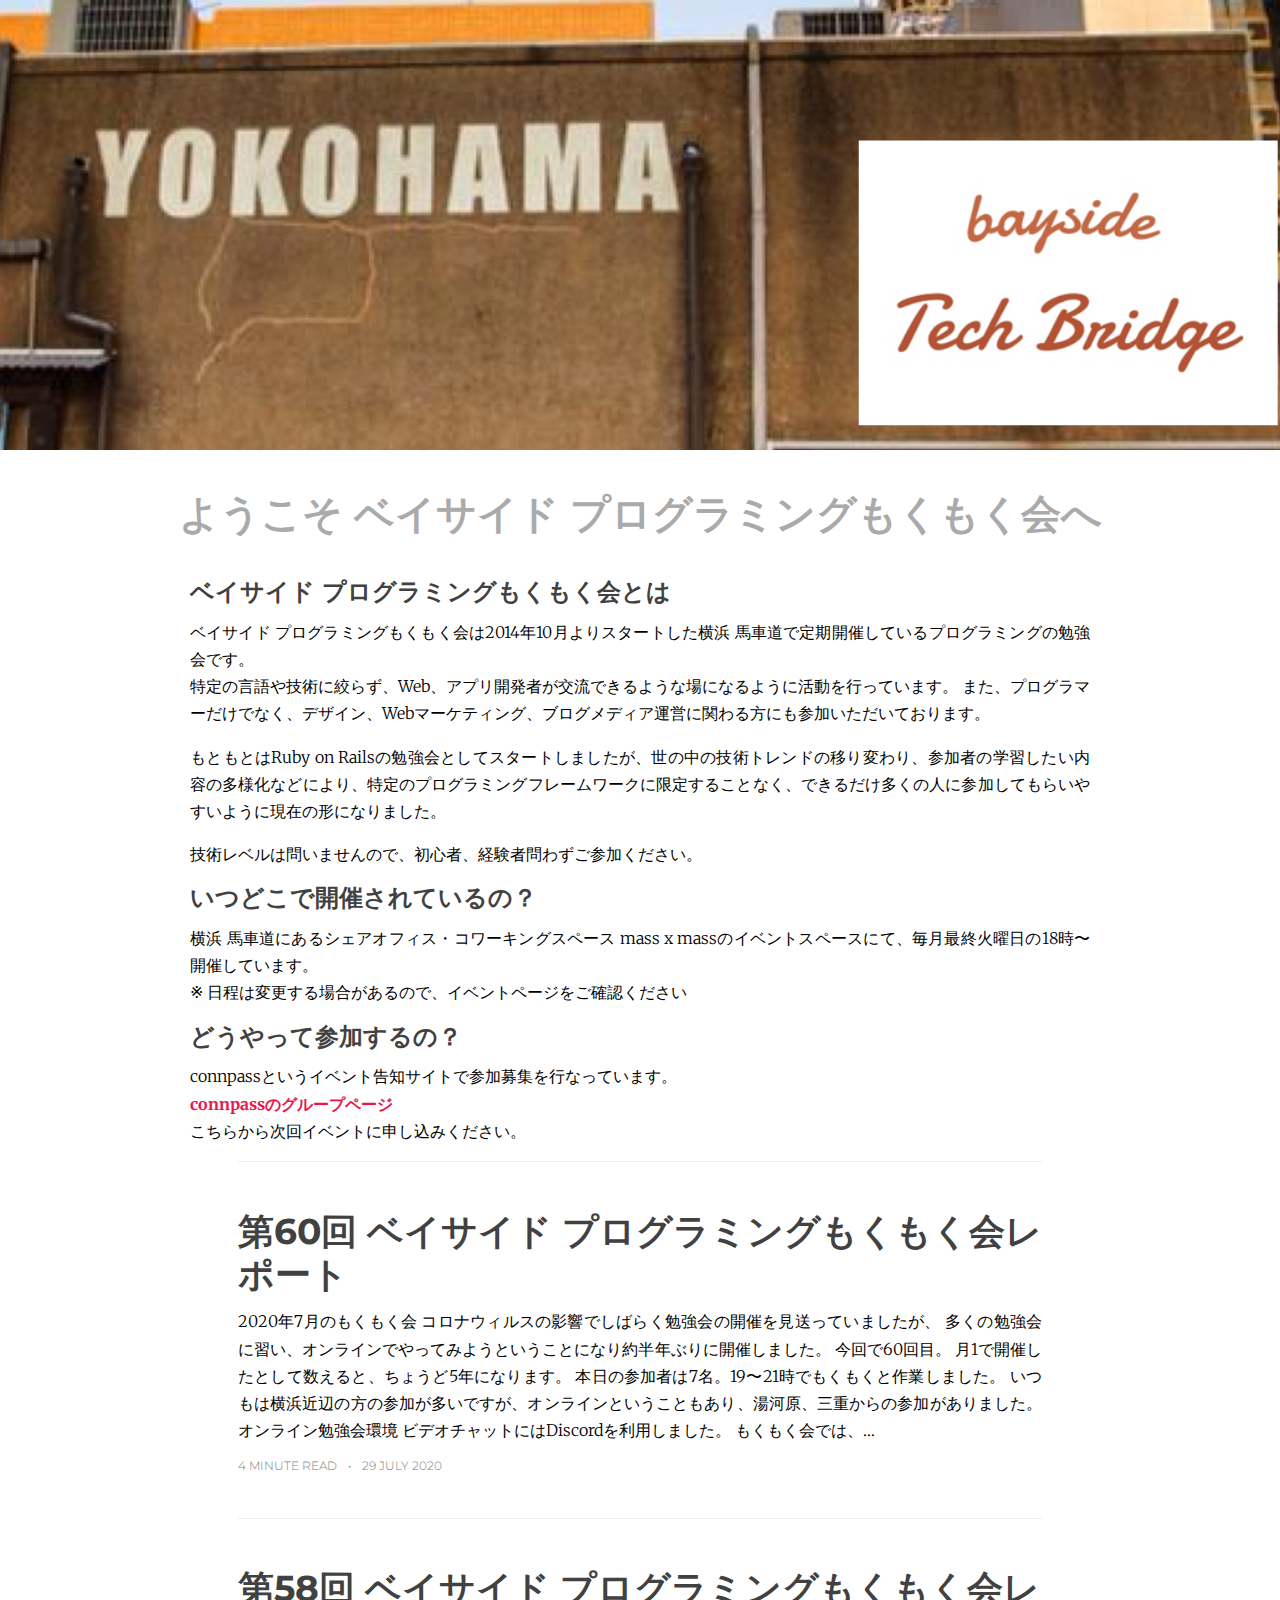
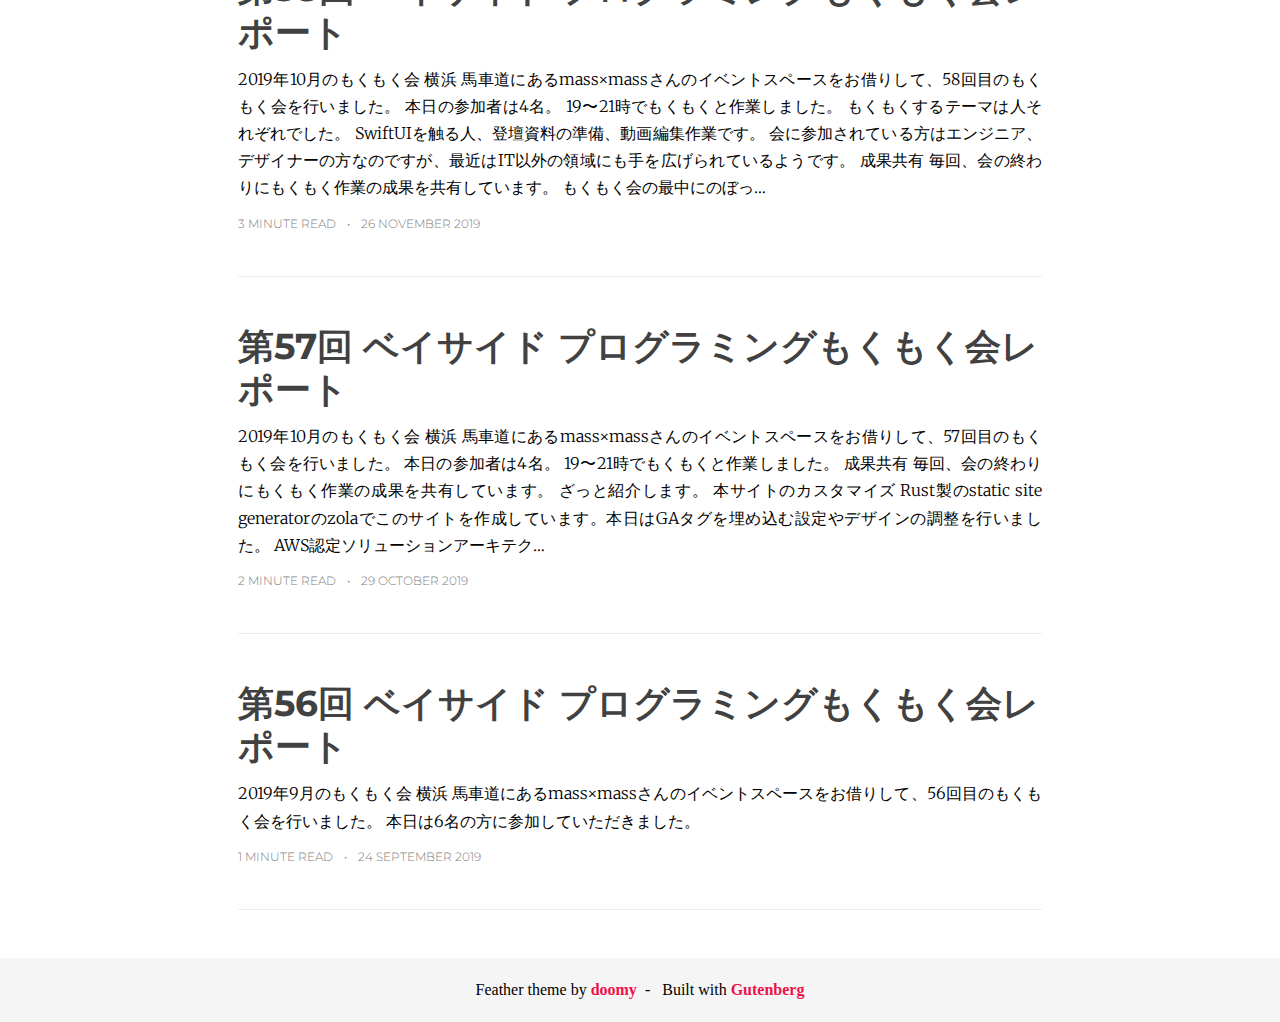
<file: index.html>
<!DOCTYPE html>
<html lang="en">
    <head>
      <meta http-equiv="X-UA-Compatible" content="IE=edge">
      <meta http-equiv="content-type" content="text/html; charset=utf-8">

      <!-- Enable responsiveness on mobile devices-->
      <meta name="viewport" content="width=device-width, initial-scale=1.0, maximum-scale=1">
      
      
        <meta name="title" content="ベイサイド プログラミングもくもく会">
        <title>ベイサイド プログラミングもくもく会</title>
      
      <meta name="description" content="ベイサイド　プログラミングもくもく会は横浜 馬車道で定期開催しているWeb, アプリ開発の勉強会です">
      <meta property="og:site_name" content="ベイサイド プロブラミングもくもく会"">
      <meta property="og:description" content="ベイサイド　プログラミングもくもく会は横浜 馬車道で定期開催しているWeb, アプリ開発の勉強会です">
      <meta property="og:image" content="https://bayside-tb.github.io/header.jpg">
      <meta property="og:url" content="https://bayside-tb.github.io">
      <meta property="og:title" content="横浜のプログラミング勉強会 | ベイサイド　プロブラミングもくもく会">
      <meta property="og:type" content="website" data-vmid="og:type" data-vue-meta="true">

      <!-- css -->
      <link rel="stylesheet" href="/reset.css">
      <link rel="stylesheet" href="/feather.css">
      <link rel="stylesheet" href="https:&#x2F;&#x2F;bayside-tb.github.io&#x2F;main.css">

      <!-- fonts -->
      <link href="https://fonts.googleapis.com/css?family=Merriweather:300,400|Montserrat:400,700" rel="stylesheet">

      <!-- js -->
      <script src='/js/images.js'></script>
      <script src='/js/main.js'></script>
      <script src="https://identity.netlify.com/v1/netlify-identity-widget.js"></script>

      
        <script async src='https://www.googletagmanager.com/gtag/js?id=UA-149862859-2'></script>
<script>
  window.dataLayer = window.dataLayer || [];
  function gtag(){dataLayer.push(arguments);}
  gtag('js', new Date());

  gtag('config', 'UA-149862859-2');
</script>

      

      

      
      
    </head>

    <body>

    <a href="/">
      <div class='header-image' style='background-image: url(&#x2F;header.png);'></div>
    </a>

    
  <div class='catch-container'>
    <h1 class='top-title'>ようこそ ベイサイド プログラミングもくもく会へ</h1>
  </div>

  <div class="top-content">
  <!-- <h2 class="top-title">ベイサイド プログラミングもくもく会</h2> -->

  <h4 id="beisaido-puroguramingumokumokuhui-toha">ベイサイド プログラミングもくもく会とは</h4>
<p>ベイサイド プログラミングもくもく会は2014年10月よりスタートした横浜 馬車道で定期開催しているプログラミングの勉強会です。<br />
特定の言語や技術に絞らず、Web、アプリ開発者が交流できるような場になるように活動を行っています。
また、プログラマーだけでなく、デザイン、Webマーケティング、ブログメディア運営に関わる方にも参加いただいております。</p>
<p>もともとはRuby on Railsの勉強会としてスタートしましたが、世の中の技術トレンドの移り変わり、参加者の学習したい内容の多様化などにより、特定のプログラミングフレームワークに限定することなく、できるだけ多くの人に参加してもらいやすいように現在の形になりました。</p>
<p>技術レベルは問いませんので、初心者、経験者問わずご参加ください。</p>
<h4 id="itudokodekai-cui-sareteiruno">いつどこで開催されているの？</h4>
<p>横浜 馬車道にあるシェアオフィス・コワーキングスペース mass x massのイベントスペースにて、毎月最終火曜日の18時〜開催しています。<br />
※ 日程は変更する場合があるので、イベントページをご確認ください</p>
<h4 id="douyatutecan-jia-suruno">どうやって参加するの？</h4>
<p>connpassというイベント告知サイトで参加募集を行なっています。<br />
<a href="https://bayside-tech-bridge.connpass.com/">connpassのグループページ</a><br />
こちらから次回イベントに申し込みください。</p>
<hr />

  </div>
</div>


    
    <div class="container">
      <div class="posts">
        
            <section>
              <a class='header-link' href="event-60th&#x2F;">
                <h3 class="title"> 第60回 ベイサイド プログラミングもくもく会レポート </h3>
              </a>
              <p>
                2020年7月のもくもく会
コロナウィルスの影響でしばらく勉強会の開催を見送っていましたが、
多くの勉強会に習い、オンラインでやってみようということになり約半年ぶりに開催しました。
今回で60回目。
月1で開催したとして数えると、ちょうど5年になります。
本日の参加者は7名。19〜21時でもくもくと作業しました。
いつもは横浜近辺の方の参加が多いですが、オンラインということもあり、湯河原、三重からの参加がありました。
オンライン勉強会環境
ビデオチャットにはDiscordを利用しました。
もくもく会では、…
              </p>

              <!-- TODO: modularize this so we don't repeat ourselves -->
              <div class='info'>
                <span>4 minute read</span>
                
                  <span class='divider'/>
                  <span>29 July 2020</span>
                
                
              </div>
            </section>
          <hr/>
        
            <section>
              <a class='header-link' href="event-58th&#x2F;">
                <h3 class="title"> 第58回 ベイサイド プログラミングもくもく会レポート </h3>
              </a>
              <p>
                
2019年10月のもくもく会
横浜 馬車道にあるmass×massさんのイベントスペースをお借りして、58回目のもくもく会を行いました。
本日の参加者は4名。
19〜21時でもくもくと作業しました。


もくもくするテーマは人それぞれでした。
SwiftUIを触る人、登壇資料の準備、動画編集作業です。
会に参加されている方はエンジニア、デザイナーの方なのですが、最近はIT以外の領域にも手を広げられているようです。
成果共有
毎回、会の終わりにもくもく作業の成果を共有しています。
もくもく会の最中にのぼっ…
              </p>

              <!-- TODO: modularize this so we don't repeat ourselves -->
              <div class='info'>
                <span>3 minute read</span>
                
                  <span class='divider'/>
                  <span>26 November 2019</span>
                
                
              </div>
            </section>
          <hr/>
        
            <section>
              <a class='header-link' href="event-57th&#x2F;">
                <h3 class="title"> 第57回 ベイサイド プログラミングもくもく会レポート </h3>
              </a>
              <p>
                
2019年10月のもくもく会
横浜 馬車道にあるmass×massさんのイベントスペースをお借りして、57回目のもくもく会を行いました。
本日の参加者は4名。
19〜21時でもくもくと作業しました。

成果共有
毎回、会の終わりにもくもく作業の成果を共有しています。
ざっと紹介します。


本サイトのカスタマイズ
Rust製のstatic site generatorのzolaでこのサイトを作成しています。本日はGAタグを埋め込む設定やデザインの調整を行いました。


AWS認定ソリューションアーキテク…
              </p>

              <!-- TODO: modularize this so we don't repeat ourselves -->
              <div class='info'>
                <span>2 minute read</span>
                
                  <span class='divider'/>
                  <span>29 October 2019</span>
                
                
              </div>
            </section>
          <hr/>
        
            <section>
              <a class='header-link' href="event-56th&#x2F;">
                <h3 class="title"> 第56回 ベイサイド プログラミングもくもく会レポート </h3>
              </a>
              <p>
                2019年9月のもくもく会
横浜 馬車道にあるmass×massさんのイベントスペースをお借りして、56回目のもくもく会を行いました。
本日は6名の方に参加していただきました。

              </p>

              <!-- TODO: modularize this so we don't repeat ourselves -->
              <div class='info'>
                <span>1 minute read</span>
                
                  <span class='divider'/>
                  <span>24 September 2019</span>
                
                
              </div>
            </section>
          <hr/>
        
      </div>
    </div>
    

    <footer>
      Feather theme by <a href="https://github.com/piedoom/feather">doomy</a>&nbsp;&nbsp;-&nbsp;&nbsp; Built with <a href="https://github.com/Keats/gutenberg">Gutenberg</a>
      
    </footer>

    </body>

</html>
</file>
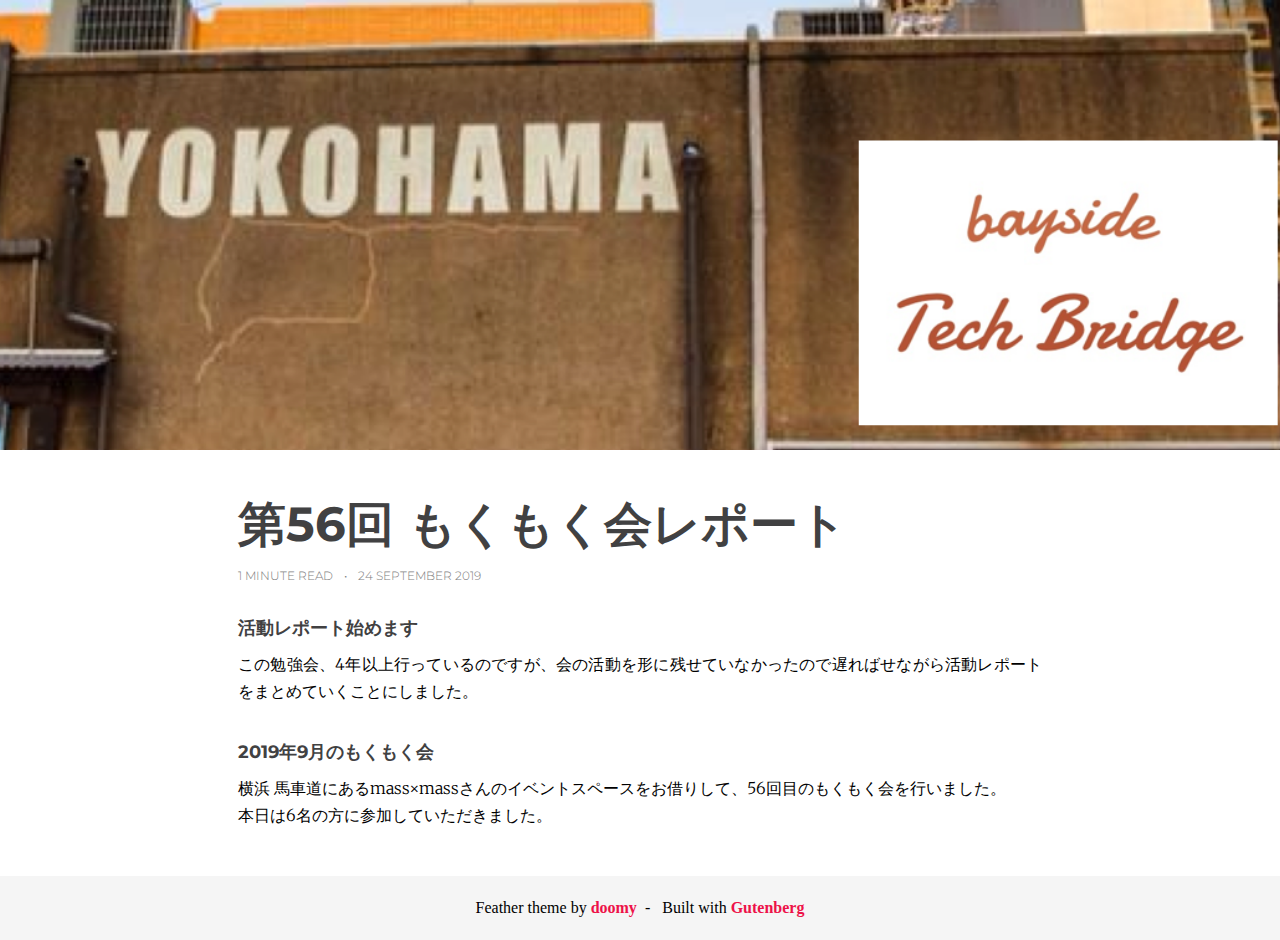
<file: event-56th/index.html>
<!DOCTYPE html>
<html lang="en">
    <head>
      <meta http-equiv="X-UA-Compatible" content="IE=edge">
      <meta http-equiv="content-type" content="text/html; charset=utf-8">

      <!-- Enable responsiveness on mobile devices-->
      <meta name="viewport" content="width=device-width, initial-scale=1.0, maximum-scale=1">
      
        <meta name="title" content="第56回 もくもく会レポート">
        <title>第56回 もくもく会レポート</title>
      
      
      <meta name="description" content="ベイサイド　プログラミングもくもく会は横浜 馬車道で定期開催しているWeb, アプリ開発の勉強会です">
      <meta property="og:site_name" content="ベイサイド プロブラミングもくもく会"">
      <meta property="og:description" content="ベイサイド　プログラミングもくもく会は横浜 馬車道で定期開催しているWeb, アプリ開発の勉強会です">
      <meta property="og:image" content="https://bayside-tb.github.io/header.jpg">
      <meta property="og:url" content="https://bayside-tb.github.io">
      <meta property="og:title" content="横浜のプログラミング勉強会 | ベイサイド　プロブラミングもくもく会">
      <meta property="og:type" content="website" data-vmid="og:type" data-vue-meta="true">

      <!-- css -->
      <link rel="stylesheet" href="/reset.css">
      <link rel="stylesheet" href="/feather.css">
      <link rel="stylesheet" href="https:&#x2F;&#x2F;bayside-tb.github.io&#x2F;main.css">

      <!-- fonts -->
      <link href="https://fonts.googleapis.com/css?family=Merriweather:300,400|Montserrat:400,700" rel="stylesheet">

      <!-- js -->
      <script src='/js/images.js'></script>
      <script src='/js/main.js'></script>
      <script src="https://identity.netlify.com/v1/netlify-identity-widget.js"></script>

      
        <script async src='https://www.googletagmanager.com/gtag/js?id=UA-149862859-2'></script>
<script>
  window.dataLayer = window.dataLayer || [];
  function gtag(){dataLayer.push(arguments);}
  gtag('js', new Date());

  gtag('config', 'UA-149862859-2');
</script>

      

      

      
      
    </head>

    <body>

    <a href="/">
      <div class='header-image' style='background-image: url(&#x2F;header.png);'></div>
    </a>

    
    

    
<div class='container'>
  <section class="post">
  	<div class="title-and-info">
    	<h2>第56回 もくもく会レポート</h2>
    	<div class="info">
    		<span>1 minute read</span>
    		
    			<span class='divider'/>
    			<span>24 September 2019</span>
    		
    		
    		
    	</div>
    </div>
  	<article>
  		<h3 id="huo-dong-repotoshi-memasu">活動レポート始めます</h3>
<p>この勉強会、4年以上行っているのですが、会の活動を形に残せていなかったので遅ればせながら活動レポートをまとめていくことにしました。</p>
<h3 id="2019nian-9yue-nomokumokuhui">2019年9月のもくもく会</h3>
<p>横浜 馬車道にあるmass×massさんのイベントスペースをお借りして、56回目のもくもく会を行いました。<br />
本日は6名の方に参加していただきました。</p>

  	</article>
  </section>

  

</div>


    <footer>
      Feather theme by <a href="https://github.com/piedoom/feather">doomy</a>&nbsp;&nbsp;-&nbsp;&nbsp; Built with <a href="https://github.com/Keats/gutenberg">Gutenberg</a>
      
    </footer>

    </body>

</html>
</file>
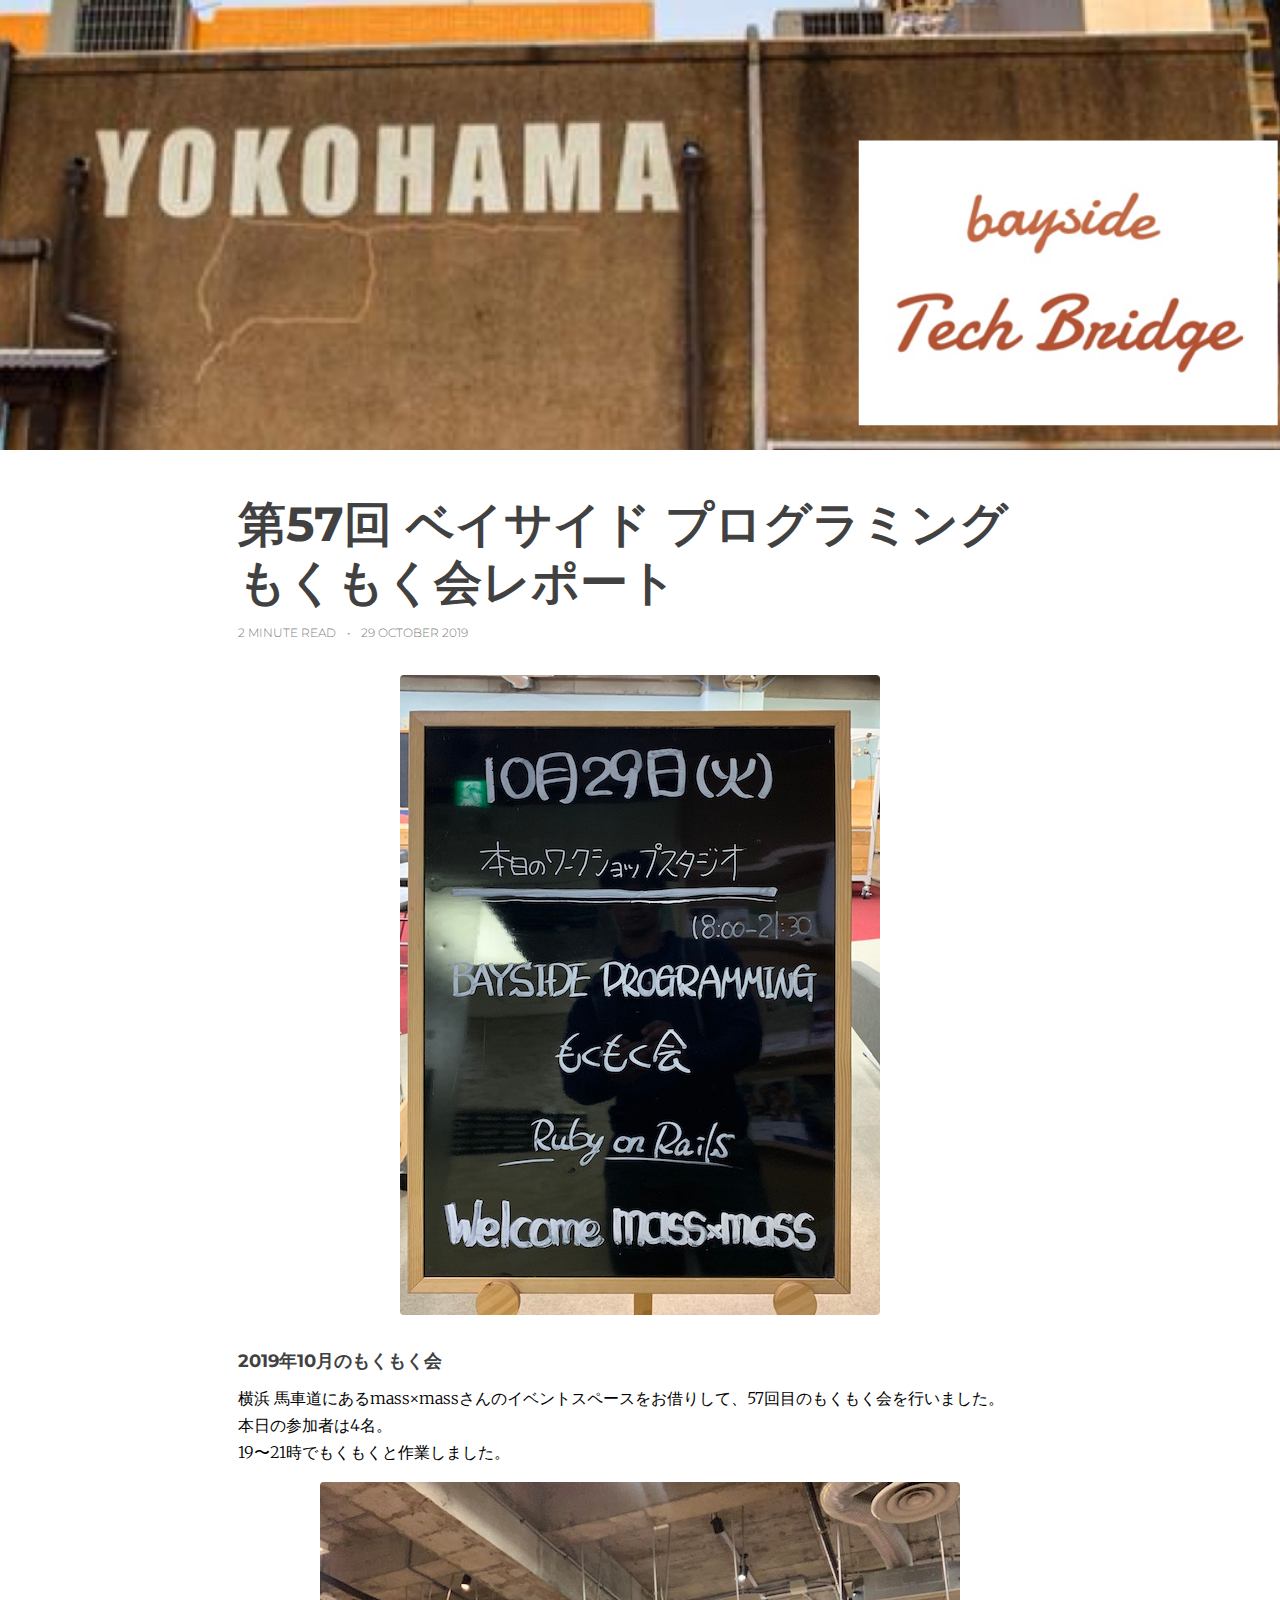
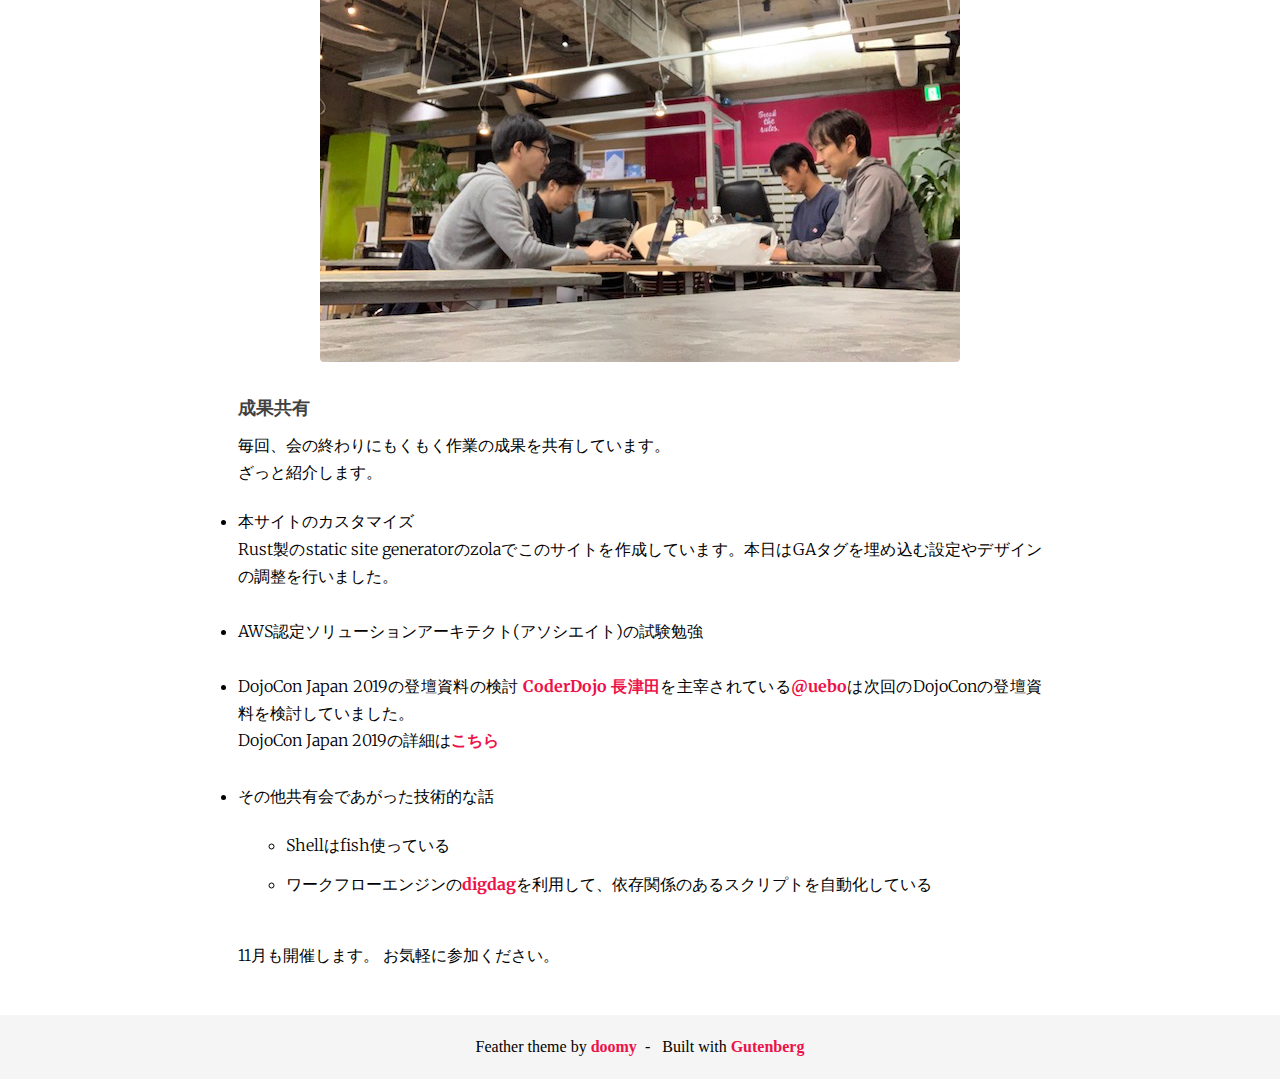
<file: event-57th/index.html>
<!DOCTYPE html>
<html lang="en">
    <head>
      <meta http-equiv="X-UA-Compatible" content="IE=edge">
      <meta http-equiv="content-type" content="text/html; charset=utf-8">

      <!-- Enable responsiveness on mobile devices-->
      <meta name="viewport" content="width=device-width, initial-scale=1.0, maximum-scale=1">
      
        <meta name="title" content="第57回 ベイサイド プログラミングもくもく会レポート">
        <title>第57回 ベイサイド プログラミングもくもく会レポート</title>
      
      
      <meta name="description" content="ベイサイド　プログラミングもくもく会は横浜 馬車道で定期開催しているWeb, アプリ開発の勉強会です">
      <meta property="og:site_name" content="ベイサイド プロブラミングもくもく会"">
      <meta property="og:description" content="ベイサイド　プログラミングもくもく会は横浜 馬車道で定期開催しているWeb, アプリ開発の勉強会です">
      <meta property="og:image" content="https://bayside-tb.github.io/header.jpg">
      <meta property="og:url" content="https://bayside-tb.github.io">
      <meta property="og:title" content="横浜のプログラミング勉強会 | ベイサイド　プロブラミングもくもく会">
      <meta property="og:type" content="website" data-vmid="og:type" data-vue-meta="true">

      <!-- css -->
      <link rel="stylesheet" href="/reset.css">
      <link rel="stylesheet" href="/feather.css">
      <link rel="stylesheet" href="https:&#x2F;&#x2F;bayside-tb.github.io&#x2F;main.css">

      <!-- fonts -->
      <link href="https://fonts.googleapis.com/css?family=Merriweather:300,400|Montserrat:400,700" rel="stylesheet">

      <!-- js -->
      <script src='/js/images.js'></script>
      <script src='/js/main.js'></script>
      <script src="https://identity.netlify.com/v1/netlify-identity-widget.js"></script>

      
        <script async src='https://www.googletagmanager.com/gtag/js?id=UA-149862859-2'></script>
<script>
  window.dataLayer = window.dataLayer || [];
  function gtag(){dataLayer.push(arguments);}
  gtag('js', new Date());

  gtag('config', 'UA-149862859-2');
</script>

      

      

      
      
    </head>

    <body>

    <a href="/">
      <div class='header-image' style='background-image: url(&#x2F;header.png);'></div>
    </a>

    
    

    
<div class='container'>
  <section class="post">
  	<div class="title-and-info">
    	<h2>第57回 ベイサイド プログラミングもくもく会レポート</h2>
    	<div class="info">
    		<span>2 minute read</span>
    		
    			<span class='divider'/>
    			<span>29 October 2019</span>
    		
    		
    		
    	</div>
    </div>
  	<article>
  		<p><img src="https://bayside-tb.github.io/event-57th/201910_1.jpg" alt="勉強会の様子1" /></p>
<h3 id="2019nian-10yue-nomokumokuhui">2019年10月のもくもく会</h3>
<p>横浜 馬車道にあるmass×massさんのイベントスペースをお借りして、57回目のもくもく会を行いました。<br />
本日の参加者は4名。<br />
19〜21時でもくもくと作業しました。</p>
<p><img src="https://bayside-tb.github.io/event-57th/201910_2.jpg" alt="勉強会の様子2" /></p>
<h3 id="cheng-guo-gong-you">成果共有</h3>
<p>毎回、会の終わりにもくもく作業の成果を共有しています。<br />
ざっと紹介します。</p>
<ul>
<li>
<p>本サイトのカスタマイズ<br />
Rust製のstatic site generatorのzolaでこのサイトを作成しています。本日はGAタグを埋め込む設定やデザインの調整を行いました。</p>
</li>
<li>
<p>AWS認定ソリューションアーキテクト(アソシエイト)の試験勉強</p>
</li>
<li>
<p>DojoCon Japan 2019の登壇資料の検討
<a href="https://coderdojo-nagatsuta.github.io/">CoderDojo 長津田</a>を主宰されている<a href="https://twitter.com/uebo">@uebo</a>は次回のDojoConの登壇資料を検討していました。<br />
DojoCon Japan 2019の詳細は<a href="https://dojocon2019.coderdojo.jp/">こちら</a></p>
</li>
<li>
<p>その他共有会であがった技術的な話</p>
<ul>
<li>Shellはfish使っている</li>
<li>ワークフローエンジンの<a href="https://www.digdag.io/">digdag</a>を利用して、依存関係のあるスクリプトを自動化している</li>
</ul>
</li>
</ul>
<p>11月も開催します。
お気軽に参加ください。</p>

  	</article>
  </section>

  

</div>


    <footer>
      Feather theme by <a href="https://github.com/piedoom/feather">doomy</a>&nbsp;&nbsp;-&nbsp;&nbsp; Built with <a href="https://github.com/Keats/gutenberg">Gutenberg</a>
      
    </footer>

    </body>

</html>
</file>
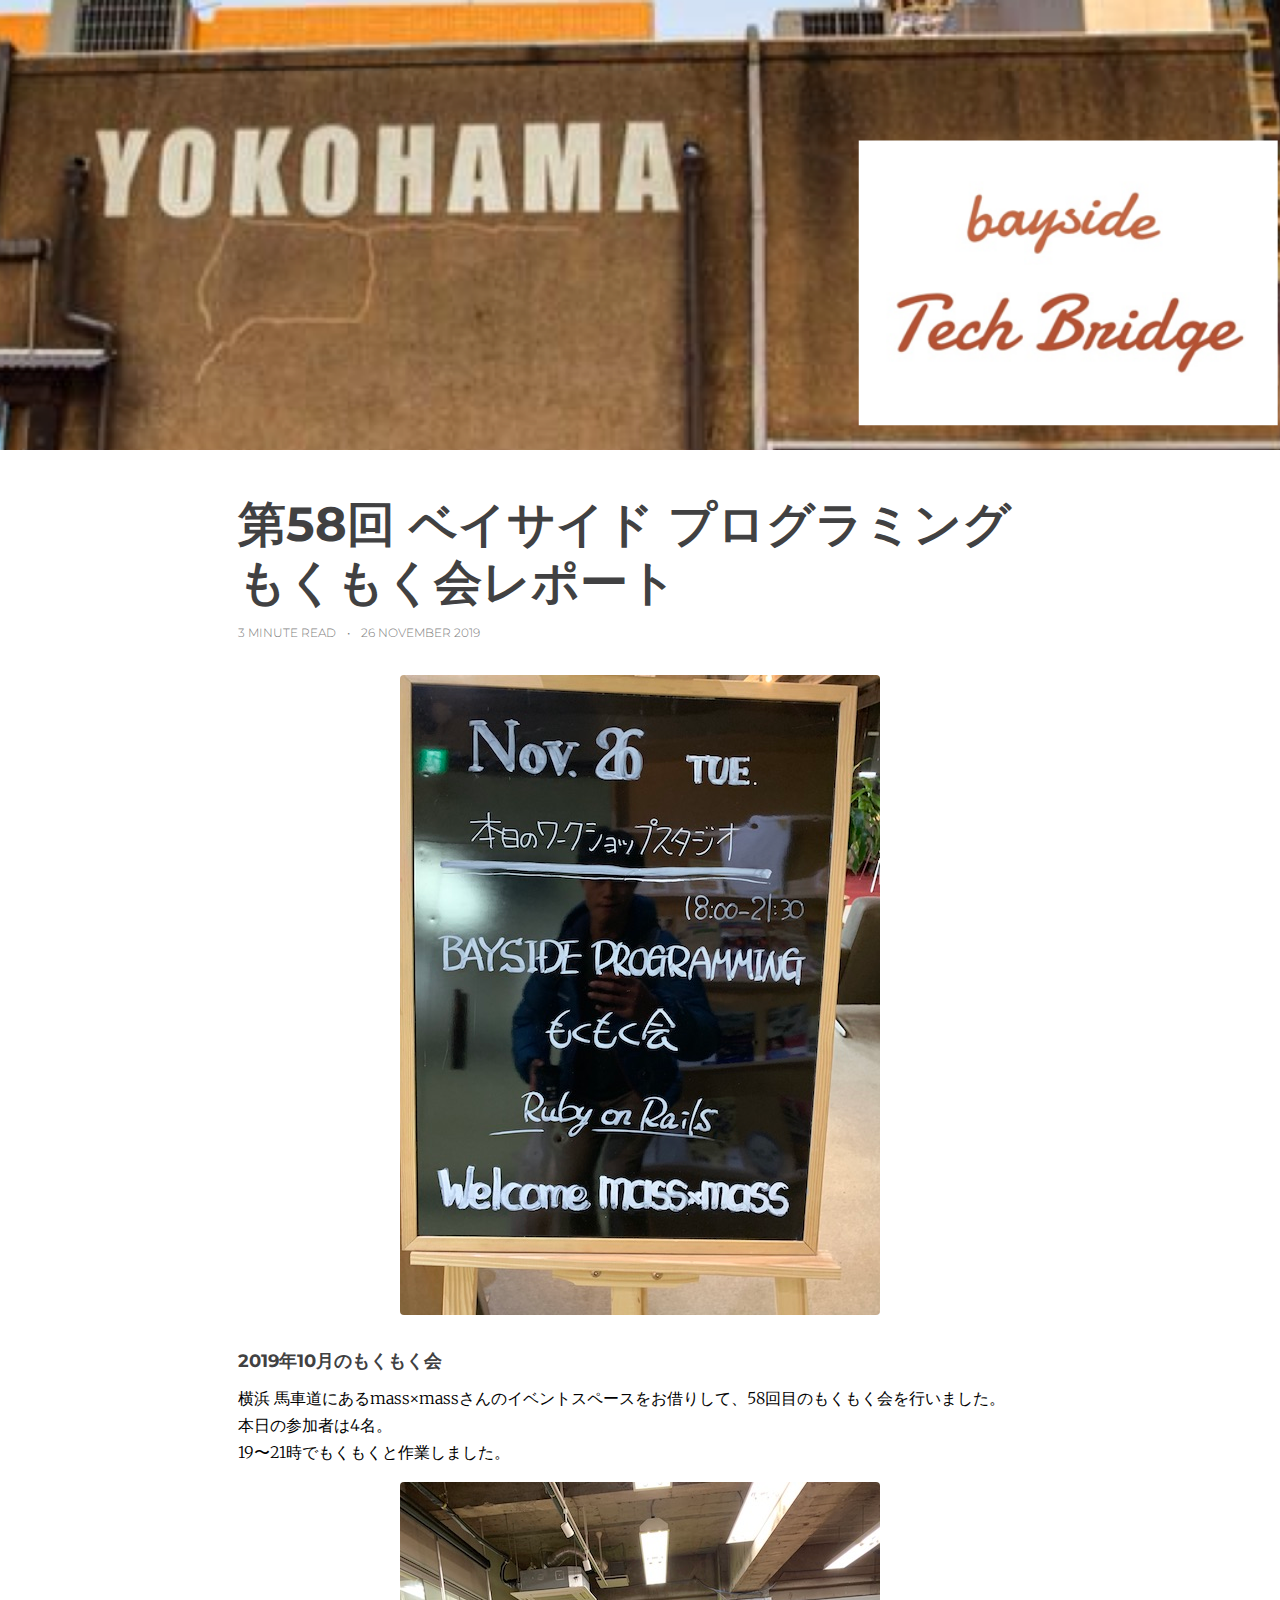
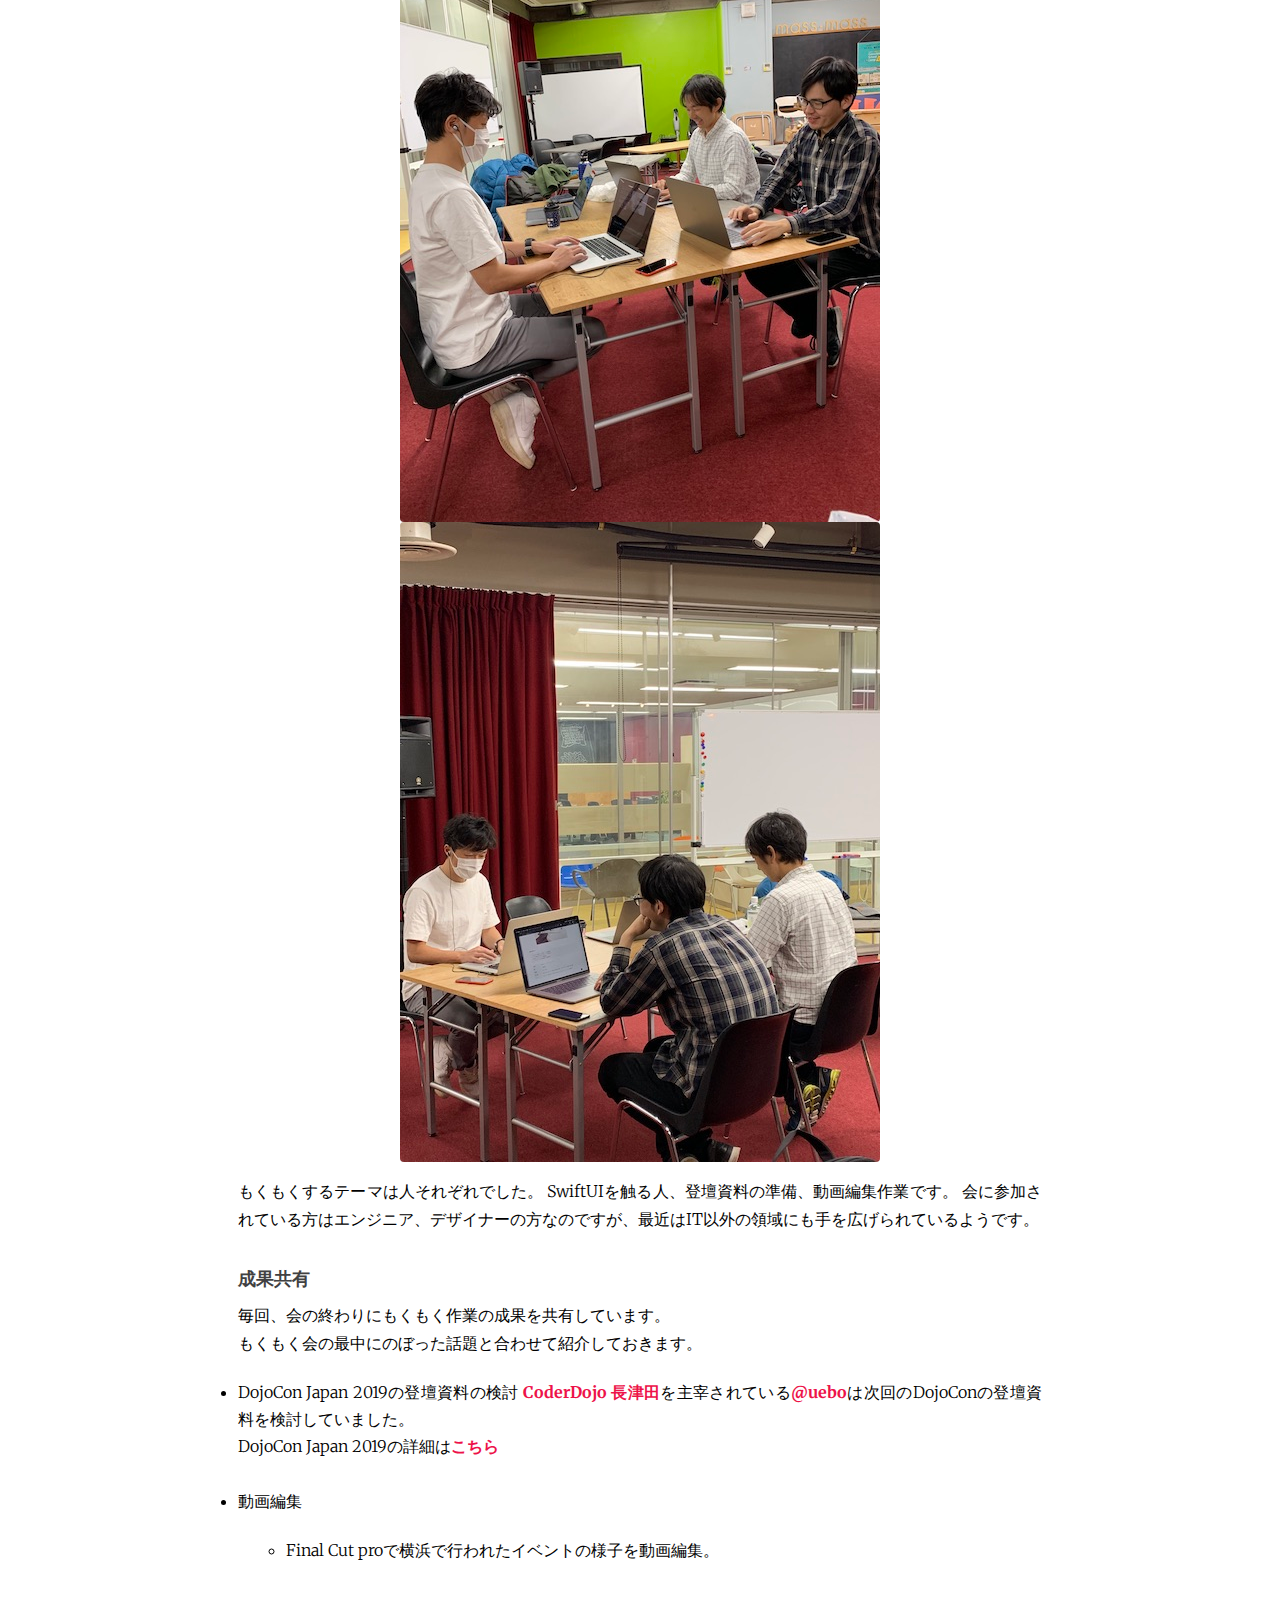
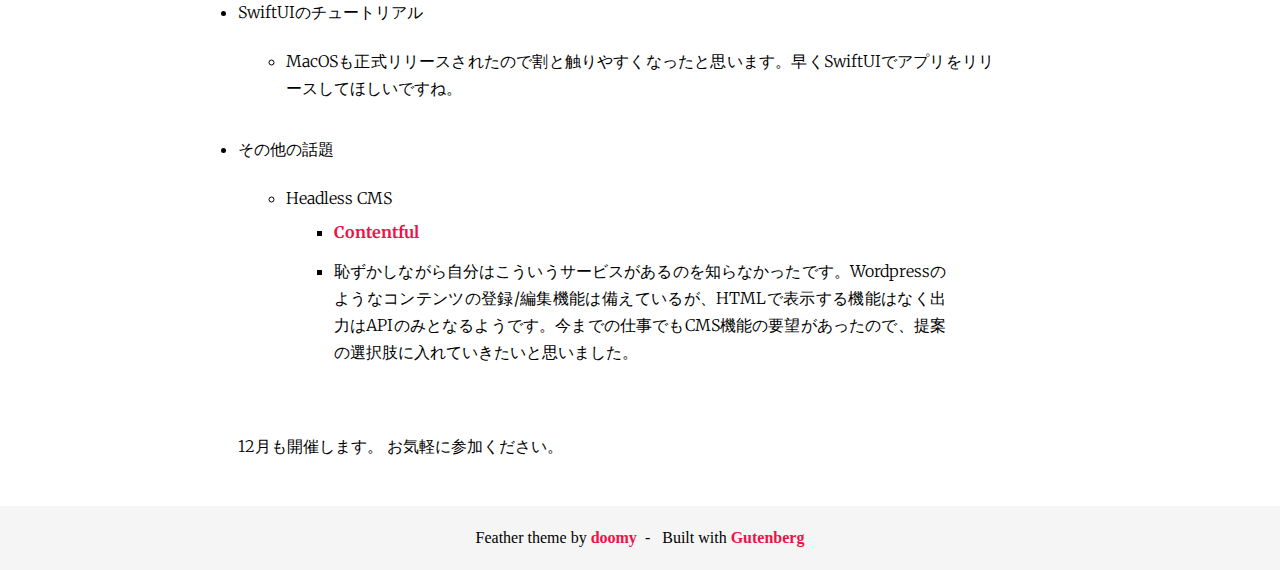
<file: event-58th/index.html>
<!DOCTYPE html>
<html lang="en">
    <head>
      <meta http-equiv="X-UA-Compatible" content="IE=edge">
      <meta http-equiv="content-type" content="text/html; charset=utf-8">

      <!-- Enable responsiveness on mobile devices-->
      <meta name="viewport" content="width=device-width, initial-scale=1.0, maximum-scale=1">
      
        <meta name="title" content="第58回 ベイサイド プログラミングもくもく会レポート">
        <title>第58回 ベイサイド プログラミングもくもく会レポート</title>
      
      
      <meta name="description" content="ベイサイド　プログラミングもくもく会は横浜 馬車道で定期開催しているWeb, アプリ開発の勉強会です">
      <meta property="og:site_name" content="ベイサイド プロブラミングもくもく会"">
      <meta property="og:description" content="ベイサイド　プログラミングもくもく会は横浜 馬車道で定期開催しているWeb, アプリ開発の勉強会です">
      <meta property="og:image" content="https://bayside-tb.github.io/header.jpg">
      <meta property="og:url" content="https://bayside-tb.github.io">
      <meta property="og:title" content="横浜のプログラミング勉強会 | ベイサイド　プロブラミングもくもく会">
      <meta property="og:type" content="website" data-vmid="og:type" data-vue-meta="true">

      <!-- css -->
      <link rel="stylesheet" href="/reset.css">
      <link rel="stylesheet" href="/feather.css">
      <link rel="stylesheet" href="https:&#x2F;&#x2F;bayside-tb.github.io&#x2F;main.css">

      <!-- fonts -->
      <link href="https://fonts.googleapis.com/css?family=Merriweather:300,400|Montserrat:400,700" rel="stylesheet">

      <!-- js -->
      <script src='/js/images.js'></script>
      <script src='/js/main.js'></script>
      <script src="https://identity.netlify.com/v1/netlify-identity-widget.js"></script>

      
        <script async src='https://www.googletagmanager.com/gtag/js?id=UA-149862859-2'></script>
<script>
  window.dataLayer = window.dataLayer || [];
  function gtag(){dataLayer.push(arguments);}
  gtag('js', new Date());

  gtag('config', 'UA-149862859-2');
</script>

      

      

      
      
    </head>

    <body>

    <a href="/">
      <div class='header-image' style='background-image: url(&#x2F;header.png);'></div>
    </a>

    
    

    
<div class='container'>
  <section class="post">
  	<div class="title-and-info">
    	<h2>第58回 ベイサイド プログラミングもくもく会レポート</h2>
    	<div class="info">
    		<span>3 minute read</span>
    		
    			<span class='divider'/>
    			<span>26 November 2019</span>
    		
    		
    		
    	</div>
    </div>
  	<article>
  		<p><img src="https://bayside-tb.github.io/event-58th/201911_1.jpg" alt="勉強会の様子1" /></p>
<h3 id="2019nian-10yue-nomokumokuhui">2019年10月のもくもく会</h3>
<p>横浜 馬車道にあるmass×massさんのイベントスペースをお借りして、58回目のもくもく会を行いました。<br />
本日の参加者は4名。<br />
19〜21時でもくもくと作業しました。</p>
<p><img src="https://bayside-tb.github.io/event-58th/201911_2.jpg" alt="勉強会の様子2" />
<img src="https://bayside-tb.github.io/event-58th/201911_3.jpg" alt="勉強会の様子2" /></p>
<p>もくもくするテーマは人それぞれでした。
SwiftUIを触る人、登壇資料の準備、動画編集作業です。
会に参加されている方はエンジニア、デザイナーの方なのですが、最近はIT以外の領域にも手を広げられているようです。</p>
<h3 id="cheng-guo-gong-you">成果共有</h3>
<p>毎回、会の終わりにもくもく作業の成果を共有しています。<br />
もくもく会の最中にのぼった話題と合わせて紹介しておきます。</p>
<ul>
<li>
<p>DojoCon Japan 2019の登壇資料の検討
<a href="https://coderdojo-nagatsuta.github.io/">CoderDojo 長津田</a>を主宰されている<a href="https://twitter.com/uebo">@uebo</a>は次回のDojoConの登壇資料を検討していました。<br />
DojoCon Japan 2019の詳細は<a href="https://dojocon2019.coderdojo.jp/">こちら</a></p>
</li>
<li>
<p>動画編集</p>
<ul>
<li>Final Cut proで横浜で行われたイベントの様子を動画編集。</li>
</ul>
</li>
<li>
<p>SwiftUIのチュートリアル</p>
<ul>
<li>MacOSも正式リリースされたので割と触りやすくなったと思います。早くSwiftUIでアプリをリリースしてほしいですね。</li>
</ul>
</li>
<li>
<p>その他の話題</p>
<ul>
<li>Headless CMS
<ul>
<li><a href="https://www.contentful.com/">Contentful</a></li>
<li>恥ずかしながら自分はこういうサービスがあるのを知らなかったです。Wordpressのようなコンテンツの登録/編集機能は備えているが、HTMLで表示する機能はなく出力はAPIのみとなるようです。今までの仕事でもCMS機能の要望があったので、提案の選択肢に入れていきたいと思いました。</li>
</ul>
</li>
</ul>
</li>
</ul>
<p>12月も開催します。
お気軽に参加ください。</p>

  	</article>
  </section>

  

</div>


    <footer>
      Feather theme by <a href="https://github.com/piedoom/feather">doomy</a>&nbsp;&nbsp;-&nbsp;&nbsp; Built with <a href="https://github.com/Keats/gutenberg">Gutenberg</a>
      
    </footer>

    </body>

</html>
</file>
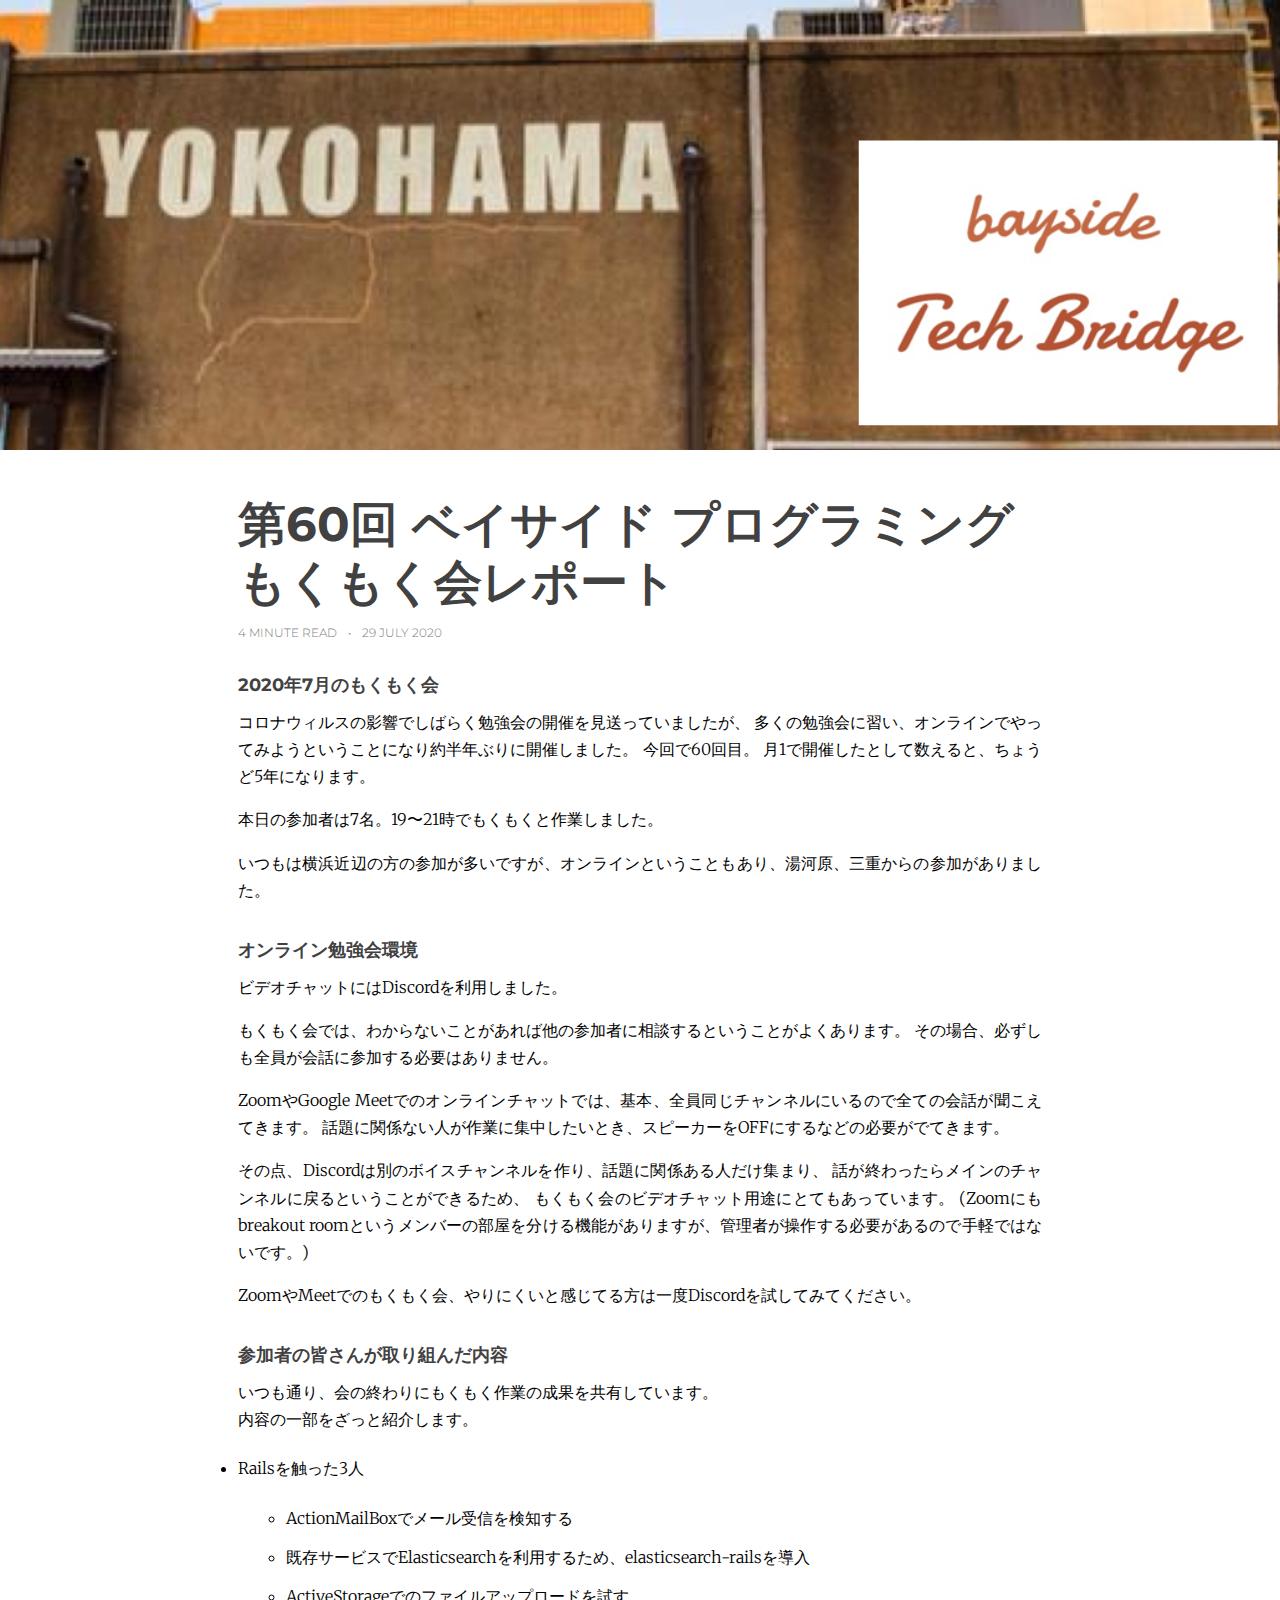
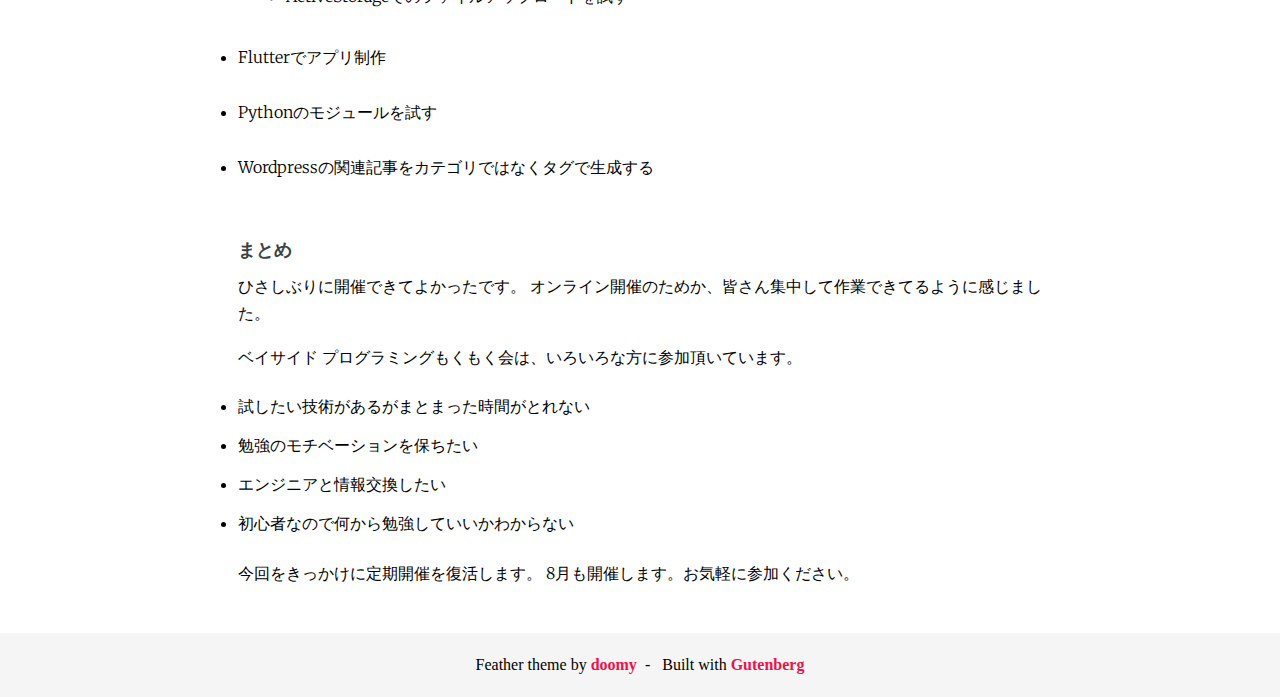
<file: event-60th/index.html>
<!DOCTYPE html>
<html lang="en">
    <head>
      <meta http-equiv="X-UA-Compatible" content="IE=edge">
      <meta http-equiv="content-type" content="text/html; charset=utf-8">

      <!-- Enable responsiveness on mobile devices-->
      <meta name="viewport" content="width=device-width, initial-scale=1.0, maximum-scale=1">
      
        <meta name="title" content="第60回 ベイサイド プログラミングもくもく会レポート">
        <title>第60回 ベイサイド プログラミングもくもく会レポート</title>
      
      
      <meta name="description" content="ベイサイド　プログラミングもくもく会は横浜 馬車道で定期開催しているWeb, アプリ開発の勉強会です">
      <meta property="og:site_name" content="ベイサイド プロブラミングもくもく会"">
      <meta property="og:description" content="ベイサイド　プログラミングもくもく会は横浜 馬車道で定期開催しているWeb, アプリ開発の勉強会です">
      <meta property="og:image" content="https://bayside-tb.github.io/header.jpg">
      <meta property="og:url" content="https://bayside-tb.github.io">
      <meta property="og:title" content="横浜のプログラミング勉強会 | ベイサイド　プロブラミングもくもく会">
      <meta property="og:type" content="website" data-vmid="og:type" data-vue-meta="true">

      <!-- css -->
      <link rel="stylesheet" href="/reset.css">
      <link rel="stylesheet" href="/feather.css">
      <link rel="stylesheet" href="https:&#x2F;&#x2F;bayside-tb.github.io&#x2F;main.css">

      <!-- fonts -->
      <link href="https://fonts.googleapis.com/css?family=Merriweather:300,400|Montserrat:400,700" rel="stylesheet">

      <!-- js -->
      <script src='/js/images.js'></script>
      <script src='/js/main.js'></script>
      <script src="https://identity.netlify.com/v1/netlify-identity-widget.js"></script>

      
        <script async src='https://www.googletagmanager.com/gtag/js?id=UA-149862859-2'></script>
<script>
  window.dataLayer = window.dataLayer || [];
  function gtag(){dataLayer.push(arguments);}
  gtag('js', new Date());

  gtag('config', 'UA-149862859-2');
</script>

      

      

      
      
    </head>

    <body>

    <a href="/">
      <div class='header-image' style='background-image: url(&#x2F;header.png);'></div>
    </a>

    
    

    
<div class='container'>
  <section class="post">
  	<div class="title-and-info">
    	<h2>第60回 ベイサイド プログラミングもくもく会レポート</h2>
    	<div class="info">
    		<span>4 minute read</span>
    		
    			<span class='divider'/>
    			<span>29 July 2020</span>
    		
    		
    		
    	</div>
    </div>
  	<article>
  		<h3 id="2020nian-7yue-nomokumokuhui">2020年7月のもくもく会</h3>
<p>コロナウィルスの影響でしばらく勉強会の開催を見送っていましたが、
多くの勉強会に習い、オンラインでやってみようということになり約半年ぶりに開催しました。
今回で60回目。
月1で開催したとして数えると、ちょうど5年になります。</p>
<p>本日の参加者は7名。19〜21時でもくもくと作業しました。</p>
<p>いつもは横浜近辺の方の参加が多いですが、オンラインということもあり、湯河原、三重からの参加がありました。</p>
<h3 id="onrainmian-qiang-hui-huan-jing">オンライン勉強会環境</h3>
<p>ビデオチャットにはDiscordを利用しました。</p>
<p>もくもく会では、わからないことがあれば他の参加者に相談するということがよくあります。
その場合、必ずしも全員が会話に参加する必要はありません。</p>
<p>ZoomやGoogle Meetでのオンラインチャットでは、基本、全員同じチャンネルにいるので全ての会話が聞こえてきます。
話題に関係ない人が作業に集中したいとき、スピーカーをOFFにするなどの必要がでてきます。</p>
<p>その点、Discordは別のボイスチャンネルを作り、話題に関係ある人だけ集まり、
話が終わったらメインのチャンネルに戻るということができるため、
もくもく会のビデオチャット用途にとてもあっています。
(Zoomにもbreakout roomというメンバーの部屋を分ける機能がありますが、管理者が操作する必要があるので手軽ではないです。)</p>
<p>ZoomやMeetでのもくもく会、やりにくいと感じてる方は一度Discordを試してみてください。</p>
<h3 id="can-jia-zhe-nojie-sangaqu-rizu-ndanei-rong">参加者の皆さんが取り組んだ内容</h3>
<p>いつも通り、会の終わりにもくもく作業の成果を共有しています。<br />
内容の一部をざっと紹介します。</p>
<ul>
<li>
<p>Railsを触った3人</p>
<ul>
<li>ActionMailBoxでメール受信を検知する</li>
<li>既存サービスでElasticsearchを利用するため、elasticsearch-railsを導入</li>
<li>ActiveStorageでのファイルアップロードを試す</li>
</ul>
</li>
<li>
<p>Flutterでアプリ制作</p>
</li>
<li>
<p>Pythonのモジュールを試す</p>
</li>
<li>
<p>Wordpressの関連記事をカテゴリではなくタグで生成する</p>
</li>
</ul>
<h3 id="matome">まとめ</h3>
<p>ひさしぶりに開催できてよかったです。
オンライン開催のためか、皆さん集中して作業できてるように感じました。</p>
<p>ベイサイド プログラミングもくもく会は、いろいろな方に参加頂いています。</p>
<ul>
<li>試したい技術があるがまとまった時間がとれない</li>
<li>勉強のモチベーションを保ちたい</li>
<li>エンジニアと情報交換したい</li>
<li>初心者なので何から勉強していいかわからない</li>
</ul>
<p>今回をきっかけに定期開催を復活します。
8月も開催します。お気軽に参加ください。</p>

  	</article>
  </section>

  

</div>


    <footer>
      Feather theme by <a href="https://github.com/piedoom/feather">doomy</a>&nbsp;&nbsp;-&nbsp;&nbsp; Built with <a href="https://github.com/Keats/gutenberg">Gutenberg</a>
      
    </footer>

    </body>

</html>
</file>
<file: feather.css>
﻿@keyframes fadein{0%{opacity:0}100%{opacity:1}}@-webkit-keyframes fadein{0%{opacity:0}100%{opacity:1}}h1,h2,h3,h4,h5,h6{font-family:'Montserrat', sans-serif;font-weight:700;margin-bottom:12px;line-height:1.2;color:#414142}h1{font-size:72px}h2{font-size:48px}h3{font-size:36px}h4{font-size:24px}.title-and-info{margin-bottom:36px}.title-and-info h1,.title-and-info h2,.title-and-info h3,.title-and-info h4,.title-and-info h5,.title-and-info h6{margin-bottom:16px}hr{height:1px;width:calc(100% - 96px);background:#edeeef;height:1px;border:none;margin-bottom:48px}@media (max-width: 500px){hr{width:calc(100% - 32px)}}p,ul,ol{font-family:'Merriweather', serif;font-weight:300;line-height:1.7;font-size:16px;text-align:justify;margin-bottom:16px}ul p,ol p{padding:0 0 !important}@media (max-width: 500px){ul,ol{list-style-position:inside}}li{padding:6px 0}em{font-style:italic}strong{font-weight:bold}blockquote{font-style:italic;color:#777777;border-left:3px solid #edeeef;max-width:600px;margin:36px 0}blockquote blockquote{margin-left:8px;margin-bottom:0}blockquote blockquote p{margin:12px 0}blockquote p{margin:0}a{font-weight:bold;color:#ed1249;text-decoration:none}::selection{background:rgba(237,18,73,0.5)}::-moz-selection{background:rgba(237,18,73,0.5)}pre,code{font-family:"Lucida Console", Monaco, monospace}.date,.info{font-family:'Montserrat', sans-serif;font-weight:300;text-transform:uppercase;font-size:12px;color:grey}body{overflow-wrap:break-word}section{margin:46px 0}.container{max-width:900px;width:100%;margin:0 auto}.container p,.container h1,.container h2,.container h3,.container h4,.container h5,.container h6,.container span,.container ul,.container ol{padding:0 48px}@media (max-width: 500px){.container p,.container h1,.container h2,.container h3,.container h4,.container h5,.container h6,.container span,.container ul,.container ol{padding:0 16px}}.container pre span{padding:0 0}.container article h1,.container article h2,.container article h3,.container article h4,.container article h5,.container article h6{margin-top:36px;margin-bottom:12px}.container article h1{font-size:36px}.container article h2{font-size:24px}.container article h3,.container article h4,.container article h5,.container article h6{font-size:18px}.info{padding:0 48px}.info span{padding:0px}.info span a{text-decoration:none;color:inherit;font-weight:inherit}.info span a:hover{text-decoration:underline !important}.info .divider:before{padding:0 8px;content:"•"}@media (max-width: 500px){.info{padding:0 16px}}#disqus_thread{padding:24px 48px}@media (max-width: 500px){#disqus_thread{padding:24px 16px}}.filename{display:block;background:#444c5b;border-top-right-radius:4px;border-top-left-radius:4px;position:relative;bottom:-40px}.filename div{font-size:14px;font-family:"Lucida Console", Monaco, monospace;color:#c0c5ce;background:#2b303b;display:inline-block;border-top-right-radius:4px;border-top-left-radius:4px;padding:0 48px;padding-top:16px;padding-bottom:6px}@media (max-width: 500px){.filename{border-radius:0}.filename div{padding-left:48px;padding-right:48px;border-radius:0}}code{white-space:pre;white-space:pre-wrap;background:#edeef2;border-radius:4px;padding:2px 6px}pre{display:block;margin:36px 0;padding:36px 48px;border-radius:4px;font-size:.8rem;line-height:1.4;white-space:pre;white-space:pre-wrap;word-break:break-all;word-wrap:break-word;background-color:#f9f9f9}pre code{padding:0;font-size:100%;color:inherit;background-color:transparent}@media (max-width: 500px){pre{padding-left:16px;padding-right:16px;border-radius:0}}.header-image{height:50vh;width:100%;background-position:center;background-repeat:no-repeat;background-size:cover;min-height:300px}a.header-link{text-decoration:none;color:#414142;transition:0.2s color ease}a.header-link:hover{color:black}.container img{display:block;opacity:0;border-radius:4px;-webkit-animation:0.5s ease 0s normal forwards 1 fadein;animation:0.5s ease 0s normal forwards 1 fadein;margin:36px 0}img.loaded{opacity:1}.video-container{position:relative;padding-bottom:56.25%;padding-top:30px;height:0;overflow:hidden}.video-container iframe,.video-container object,.video-container embed{position:absolute;top:0;left:0;width:100%;height:100%}footer{background:#f5f5f5;text-align:center;display:block;padding:24px 48px}@media (max-width: 500px){footer{padding-left:48px;padding-right:48px}}
</file>
